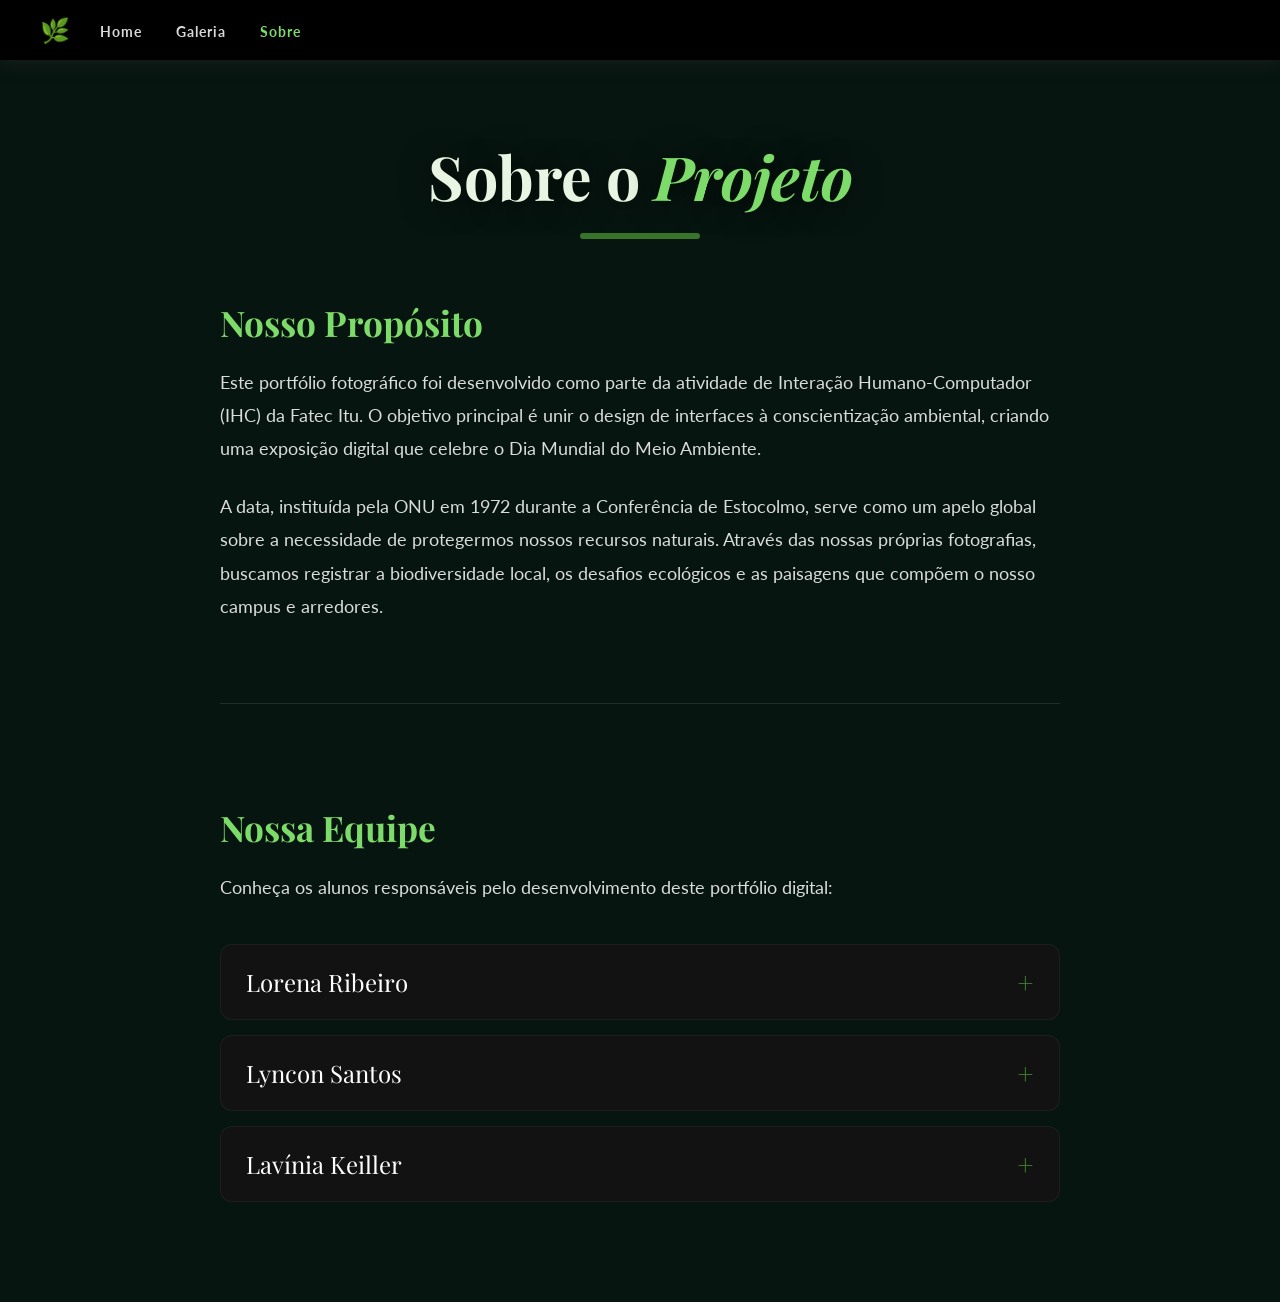
<file: sobre.html>
<!DOCTYPE html>
<html lang="pt-BR">
<head>
  <meta charset="UTF-8">
  <meta name="viewport" content="width=device-width, initial-scale=1.0">
  <title>Sobre - Portfólio Ambiental</title>
  <link href="https://fonts.googleapis.com/css2?family=Playfair+Display:ital,wght@0,400;0,700;1,400&family=Lato:wght@300;400;700&display=swap" rel="stylesheet">
  <link rel="stylesheet" href="css/style.css">
  <link rel="stylesheet" href="css/sobre.css">
</head>
<body>
  <header class="menu-topo menu-sobre">
    <div class="logo">🌿</div>
    <nav>
      <a href="index.html">Home</a>
      <a href="galeria.html">Galeria</a>
      <a href="#" class="active">Sobre</a>
    </nav>
  </header>

  <main class="container-sobre animar-scroll visivel">
    <section class="cabecalho-sobre">
      <h1 class="titulo-principal">Sobre o <em>Projeto</em></h1>
      <div class="linha-verde-central"></div>
    </section>

    <section class="conteudo-sobre">
      <div class="texto-sobre">
        <h2>Nosso Propósito</h2>
        <p>Este portfólio fotográfico foi desenvolvido como parte da atividade de Interação Humano-Computador (IHC) da Fatec Itu. O objetivo principal é unir o design de interfaces à conscientização ambiental, criando uma exposição digital que celebre o Dia Mundial do Meio Ambiente.</p>
        <p>A data, instituída pela ONU em 1972 durante a Conferência de Estocolmo, serve como um apelo global sobre a necessidade de protegermos nossos recursos naturais. Através das nossas próprias fotografias, buscamos registrar a biodiversidade local, os desafios ecológicos e as paisagens que compõem o nosso campus e arredores.</p>
      </div>

      <div class="equipe-sobre">
        <h2>Nossa Equipe</h2>
        <p>Conheça os alunos responsáveis pelo desenvolvimento deste portfólio digital:</p>

        <div class="lista-equipe">
          <details class="membro-detalhes">
            <summary class="membro-nome">Lorena Ribeiro</summary>
            <div class="membro-info">
              <div class="membro-links">
                <a href="https://www.linkedin.com/in/lorena-ribeiro-02145b308" target="_blank">LinkedIn</a>
                <a href="https://github.com/LorenaCorsato" target="_blank">GitHub</a>
              </div>
            </div>
          </details>

          <details class="membro-detalhes">
            <summary class="membro-nome">Lyncon Santos</summary>
            <div class="membro-info">
              <div class="membro-links">
                <a href="https://www.linkedin.com/in/lynconsantos" target="_blank">LinkedIn</a>
                <a href="https://github.com/Lyncon224" target="_blank">GitHub</a>
              </div>
            </div>
          </details>

          <details class="membro-detalhes">
            <summary class="membro-nome">Lavínia Keiller</summary>
            <div class="membro-info">
              <div class="membro-links">
                <a href="https://www.linkedin.com/in/lavínia-keiller-35a6433a5" target="_blank">LinkedIn</a>
                <a href="https://github.com/LavKeiller" target="_blank">GitHub</a>
              </div>
            </div>
          </details>
        </div>
      </div>
    </section>
  </main>
</body>
</html>
</file>
<file: css/style.css>
* {
  margin: 0;
  padding: 0;
  box-sizing: border-box;
}

body {
  background: #071510;
  font-family: 'Lato', sans-serif;
  overflow-x: hidden;
}

.menu-topo {
  display: flex;
  align-items: center;
  padding: 25px 40px;
  position: fixed; 
  top: 0; 
  left: 0; 
  right: 0;
  z-index: 100;
  transition: all 0.4s ease;
    font-family: 'Lato', sans-serif;

}

.menu-rolagem {
  background-color: rgba(0, 0, 0, 0.98);
  padding: 15px 40px;
  box-shadow: 0 1px 20px rgba(40, 40, 40, 0.6);
  backdrop-filter: blur(10px);
}

.logo { 
  font-size: 1.5rem; 
  margin-right: 30px; 
}

.menu-topo nav a {
  color: rgba(255, 255, 255, 0.85);
  text-decoration: none;
  margin-right: 30px;
  font-size: 0.9rem;
  font-weight: 700;
  letter-spacing: 1px;
  transition: color 0.3s ease;
}

.menu-topo nav a:hover, 
.menu-topo nav a.active { 
  color: #7ddb6a; 
}

.banner-principal {
  position: relative;
  width: 100%;
  height: 100vh;
  min-height: 420px;
  overflow: hidden;
}

.container-video {
  position: absolute;
  top: 0; 
  left: 0; 
  width: 100%; 
  height: 100%;
  z-index: 1;
}

.video-fundo {
  width: 100%; 
  height: 100%;
  object-fit: cover;
  object-position: center center;
  pointer-events: none; 
}

.camada-escura {
  position: absolute;
  top: 0; 
  left: 0; 
  width: 100%; 
  height: 100%;
  background: rgba(0, 0, 0, 0.65);
  z-index: 2;
}

.caixa-texto {
  position: absolute;
  top: 50%; 
  left: 50%;
  transform: translate(-50%, -55%);
  text-align: center;
  pointer-events: none;
  z-index: 10;
  animation: surgimentoSuave 2s ease 0.5s both;
}

@keyframes surgimentoSuave {
  from { opacity: 0; transform: translate(-50%, -42%); }
  to { opacity: 1; transform: translate(-50%, -55%); }
}

.titulo-principal {
  font-family: 'Playfair Display', serif;
  font-size: clamp(3rem, 6vw, 4.5rem);
  font-weight: 700;
  color: #e8f5e2;
  text-shadow: 0 2px 30px rgba(0,0,0,0.8);
  line-height: 1.2;
  margin-bottom: 12px;
}

.titulo-principal em { 
  color: #7ddb6a; 
  font-style: italic; 
}

.subtitulo {
  font-weight: 400;
  font-size: clamp(1rem, 1.5vw, 1.2rem);
  color: rgba(200,235,200,0.85);
  letter-spacing: .18em;
  text-transform: uppercase;
}

.etiqueta-data {
  display: inline-block;
  margin-top: 25px;
  padding: 10px 25px;
  border: 1px solid rgba(125,219,106,0.5);
  border-radius: 24px;
  font-size: 0.9rem;
  color: rgba(180,255,160,0.9);
  letter-spacing: .12em;
  background: rgba(0,0,0,0.4);
}

.conteudo-principal {
  background-color: #071510; 
  padding: 0;
}

.bloco-alternado {
  display: flex;
  height: 100vh; 
  width: 100%;
  position: relative;
}

.bloco-alternado.reverso {
  flex-direction: row-reverse;
}

.bloco-alternado::after {
  content: '';
  position: absolute;
  top: 0;
  left: 50%;
  transform: translateX(-50%);
  width: 8px;
  height: 100%;
  background-color: #38752B;
  z-index: 10;
}

.imagem-bloco {
  width: 50%; 
  flex-shrink: 0;
  background-size: cover;
  background-position: center;
  height: 100%; 
}

.texto-bloco {
  width: 50%; 
  flex-shrink: 0;
  background-color: #050505; 
  padding: 10%; 
  display: flex;
  flex-direction: column;
  justify-content: center;
}

.texto-bloco h3 {
  font-family: 'Playfair Display', serif;
  color: #ffffff;
  font-size: 3rem; 
  margin-bottom: 25px;
}

.texto-bloco p {
  color: rgba(255, 255, 255, 0.75);
  font-size: 1.1rem; 
  line-height: 1.9;
}

.borda-esquerda, .borda-direita { 
  border: none; 
}

@media (max-width: 850px) {
  .bloco-alternado, .bloco-alternado.reverso {
    flex-direction: column;
    height: auto; 
    min-height: 100vh;
  }
  
  .imagem-bloco, .texto-bloco {
    width: 100%;
  }

  .imagem-bloco {
    min-height: 50vh; 
  }

  .bloco-alternado::after {
    display: none; 
  }

  .texto-bloco {
    border-top: 5px solid #38752B; 
  }
}

.secao-galeria {
  background-color: #071510;
  padding: 80px 5% 100px;
}

.cabecalho-galeria {
  display: flex;
  align-items: center;
  gap: 20px;
  max-width: 1200px; 
  margin: 0 auto 40px auto; 
}

.cabecalho-galeria h2 {
  font-family: 'Playfair Display', serif;
  color: #ffffff;
  font-size: 2.5rem;
  letter-spacing: 2px;
}

.cabecalho-galeria h2 a.titulo-link {
  color: #ffffff;
  text-decoration: none;
  transition: color 0.3s ease;
}

.cabecalho-galeria h2 a.titulo-link:hover {
  color: #7ddb6a;
}

.linha-verde {
  margin-top: 0px;
  height: 8px;
  background-color: #38752B;
  border-radius: 4px;
  flex-grow: 1;
  max-width: 6000px;
}

.bento-grid {
  display: grid;
  grid-template-columns: repeat(3, 1fr);
  grid-template-rows: repeat(2, 220px);
  gap: 20px;
  max-width: 1200px;
  margin: 0 auto;
}

.card-flores { grid-column: 1; grid-row: 1 / span 2; }
.card-plantas { grid-column: 2 / span 2; grid-row: 1; }
.card-ceu { grid-column: 2; grid-row: 2; }
.card-animais { grid-column: 3; grid-row: 2; }

.bento-card {
  position: relative;
  border-radius: 16px;
  overflow: hidden;
  text-decoration: none;
  background-size: cover;
  background-position: center;
  display: flex;
  align-items: flex-end;
  transition: transform 0.3s ease, box-shadow 0.3s ease;
}

.bento-card::before {
  content: "";
  position: absolute;
  top: 0; left: 0; width: 100%; height: 100%;
  background: linear-gradient(to top, rgba(0,0,0,0.9) 0%, rgba(0,0,0,0.1) 100%);
  transition: background 0.3s ease;
}

.bento-card:hover {
  transform: translateY(-5px);
  box-shadow: 0 10px 30px rgba(125, 219, 106, 0.2);
}

.bento-card:hover::before {
  background: linear-gradient(to top, rgba(0,0,0,0.95) 0%, rgba(0,0,0,0.3) 100%);
}

.card-conteudo {
  position: relative;
  z-index: 2;
  padding: 20px;
  width: 100%;
}

.card-header {
  display: flex;
  align-items: center;
  gap: 15px;
  margin-bottom: 8px;
}

.card-conteudo h4 {
  font-family: 'Playfair Display', serif;
  color: #ffffff;
  font-size: 1.5rem;
}

.card-conteudo p {
  color: rgba(255,255,255,0.7);
  font-size: 0.8rem;
  line-height: 1.4;
}

.animar-scroll {
  opacity: 0;
  transform: translateY(60px);
  transition: opacity 1s cubic-bezier(0.25, 0.46, 0.45, 0.94), 
              transform 1s cubic-bezier(0.25, 0.46, 0.45, 0.94);
}

.animar-scroll.visivel {
  opacity: 1;
  transform: translateY(0);
}

@media (max-width: 850px) {
  .bloco-alternado, .bloco-alternado.reverso {
    flex-direction: column;
  }
  .borda-esquerda, .borda-direita {
    border-left: none;
    border-right: none;
    border-top: 5px solid #38752B;
  }
  .bento-grid {
    grid-template-columns: 1fr;
    grid-template-rows: auto;
  }
  .card-flores, .card-plantas, .card-ceu, .card-animais {
    grid-column: 1;
    grid-row: auto;
    height: 250px;
  }
}
</file>
<file: css/sobre.css>
body{
background-color: #071510;
}

.menu-sobre {
  background-color: #000000; 
  box-shadow: 0 1px 20px rgba(40, 40, 40, 0.6);
  backdrop-filter: blur(10px); 
  padding: 15px 40px;
}

.container-sobre {
  max-width: 900px;
  margin: 140px auto 100px; 
  padding: 0 30px;
  color: #f5f5f5;
  font-family: 'Lato', sans-serif;
}

.cabecalho-sobre {
  text-align: center;
  margin-bottom: 60px;
}

.cabecalho-sobre .titulo-principal {
  font-size: clamp(2.5rem, 5vw, 3.8rem);
}

.linha-verde-central {
  height: 6px;
  width: 120px;
  background-color: #38752B; 
  margin: 20px auto 0;
  border-radius: 4px;
}

.texto-sobre h2, .equipe-sobre h2 {
  font-family: 'Playfair Display', serif;
  font-size: 2.2rem;
  color: #7ddb6a; 
  margin-bottom: 20px;
  margin-top: 50px;
}

.texto-sobre p, .equipe-sobre p {
  font-size: 1.15rem;
  line-height: 1.8;
  color: rgba(255, 255, 255, 0.85);
  margin-bottom: 25px;
}

.equipe-sobre {
  margin-top: 80px;
  border-top: 1px solid rgba(255, 255, 255, 0.1);
  padding-top: 50px;
}

.lista-equipe {
  display: flex;
  flex-direction: column;
  gap: 15px;
  margin-top: 40px;
}

.membro-detalhes {
  background-color: #121212;
  border: 1px solid rgba(255, 255, 255, 0.05);
  border-radius: 12px;
  overflow: hidden;
  transition: border-color 0.3s ease;
}

.membro-detalhes:hover {
  border-color: rgba(125, 219, 106, 0.3);
}

.membro-nome {
  font-family: 'Playfair Display', serif;
  font-size: 1.5rem;
  color: #ffffff;
  padding: 20px 25px;
  cursor: pointer;
  list-style: none;
  display: flex;
  justify-content: space-between;
  align-items: center;
  transition: color 0.3s ease, background-color 0.3s ease;
}

.membro-nome::after {
  content: '+';
  font-family: 'Lato', sans-serif;
  font-size: 1.8rem;
  font-weight: 300;
  color: #38752B;
  transition: transform 0.3s ease;
}

.membro-nome::-webkit-details-marker {
  display: none;
}

.membro-detalhes[open] .membro-nome {
  background-color: rgba(56, 117, 43, 0.1);
  color: #7ddb6a;
}

.membro-detalhes[open] .membro-nome::after {
  content: '−';
}

.membro-info {
  padding: 0 25px 25px 25px;
  animation: deslizarBaixo 0.4s ease;
}

@keyframes deslizarBaixo {
  from { opacity: 0; transform: translateY(-10px); }
  to { opacity: 1; transform: translateY(0); }
}


.membro-links {
  display: flex;
  gap: 15px;
  margin-top: 25px;
}

.membro-links a {
  color: #ffffff;
  text-decoration: none;
  font-size: 0.9rem;
  padding: 8px 20px;
  border: 1px solid rgba(255, 255, 255, 0.2);
  border-radius: 20px;
  transition: all 0.3s ease;
}

.membro-links a:hover {
  background-color: #38752B;
  border-color: #38752B;
  color: #ffffff;
  box-shadow: 0 4px 15px rgba(56, 117, 43, 0.4);
}
@media (max-width: 768px) {
  .container-sobre {
    margin-top: 100px;
  }
  .texto-sobre h2, .equipe-sobre h2 {
    font-size: 1.8rem;
  }
  .texto-sobre p, .equipe-sobre p {
    font-size: 1.05rem;
  }
}
</file>
